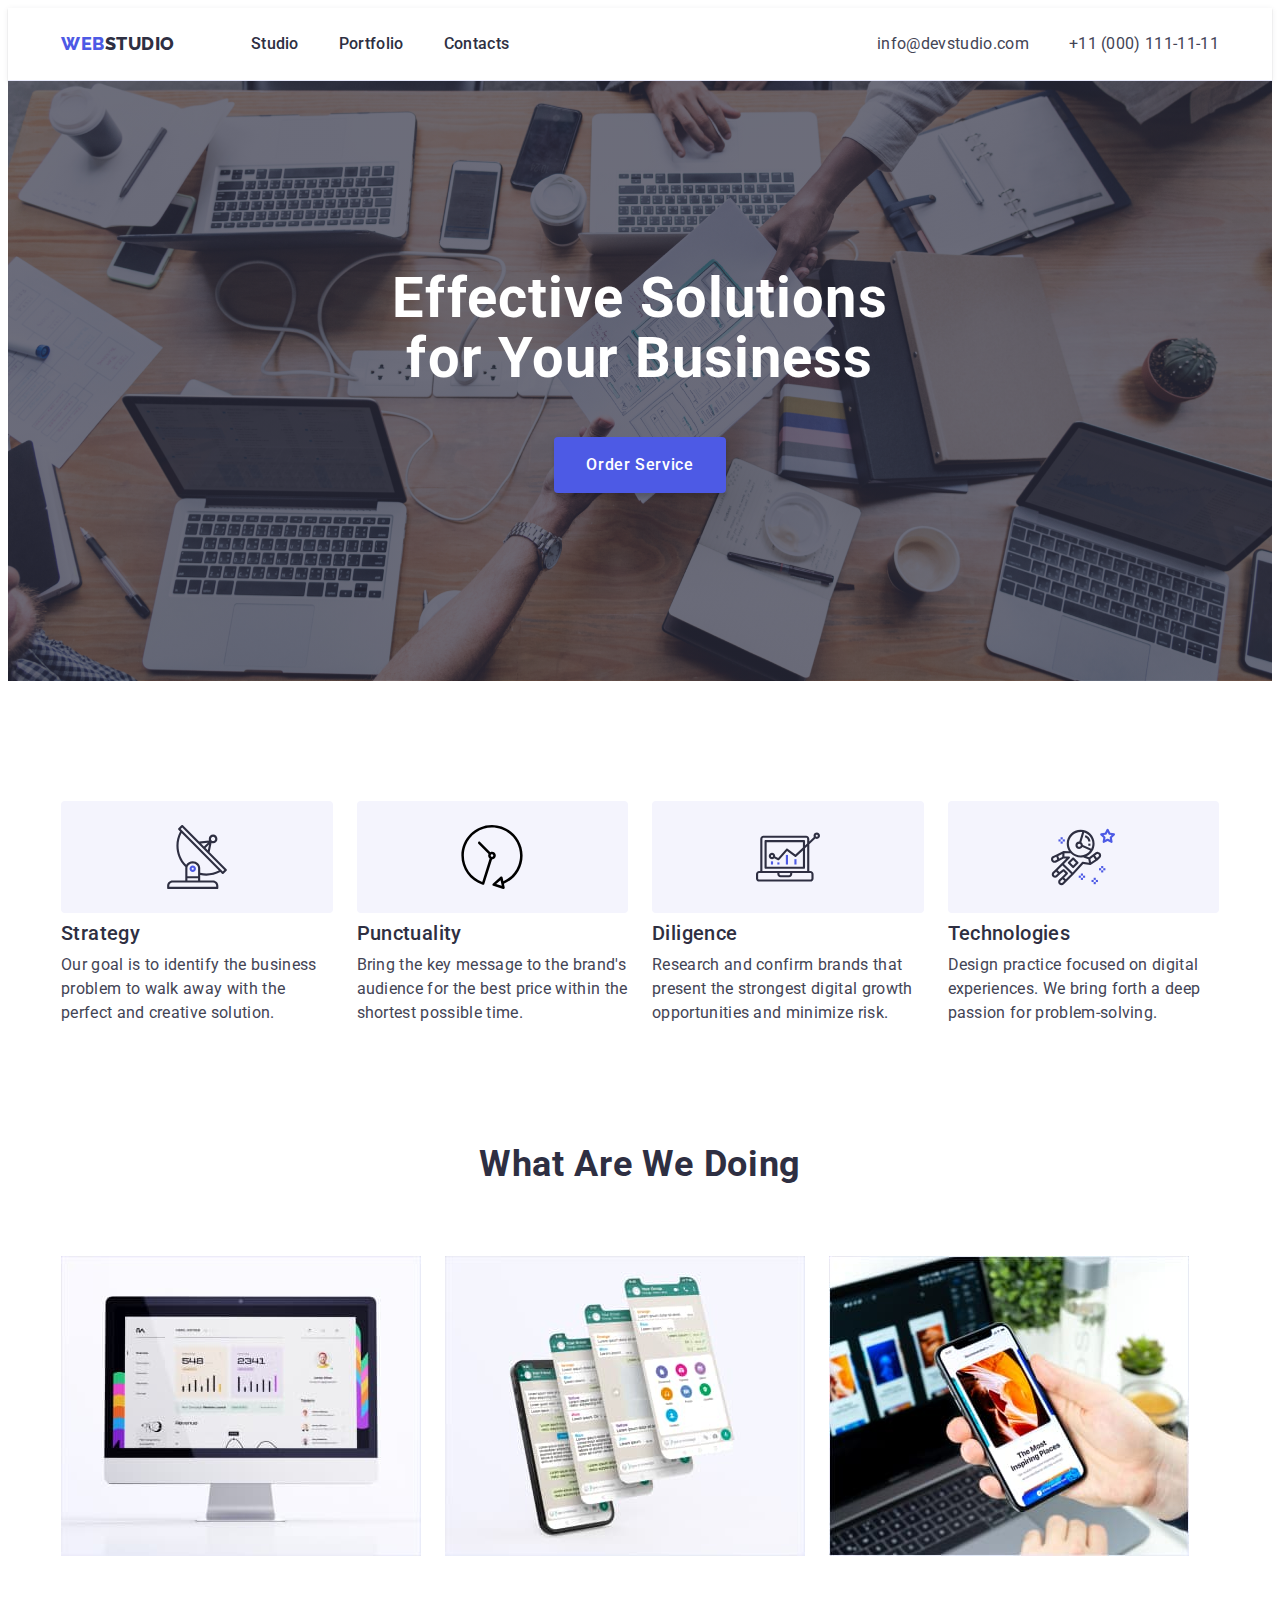
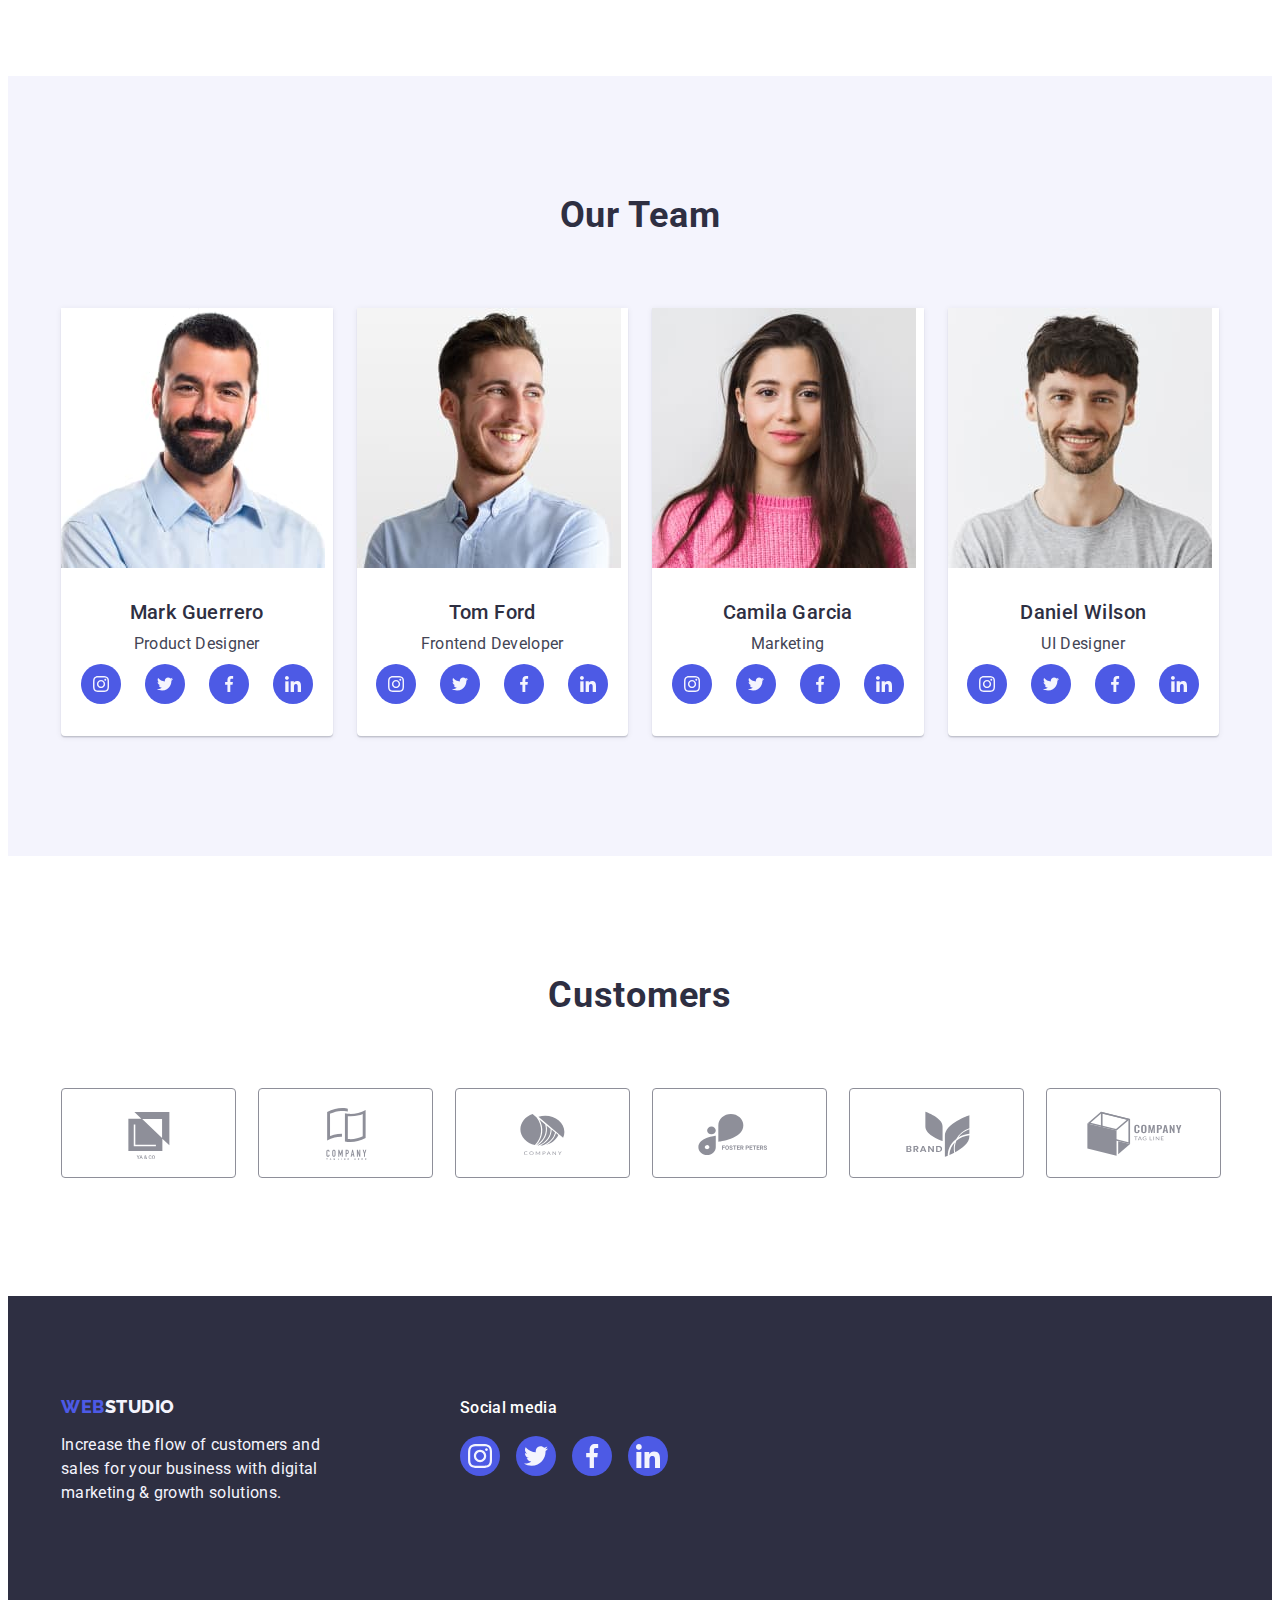
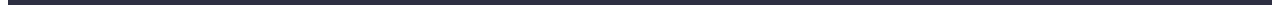
<file: index.html>
<!DOCTYPE html>
<html lang="en">
  <head>
    <meta charset="UTF-8" />
    <meta http-equiv="X-UA-Compatible" content="IE=edge" />
    <meta name="viewport" content="width=device-width, initial-scale=1.0" />
    <title>WebStudio</title>
    <link rel="preconnect" href="https://fonts.googleapis.com" />
    <link rel="preconnect" href="https://fonts.gstatic.com" crossorigin />
    <link
      href="https://fonts.googleapis.com/css2?family=Montserrat:wght@400;700&family=Raleway:wght@800&family=Roboto:wght@400;500;700;900&display=swap"
      rel="stylesheet"
    />
    <!-- Normalize -->
    <link
      rel="stylesheet"
      href="https://cdnjs.cloudflare.com/ajax/libs/modern-normalize/1.1.0/modern-normalize.min.css"
      integrity="sha512-wpPYUAdjBVSE4KJnH1VR1HeZfpl1ub8YT/NKx4PuQ5NmX2tKuGu6U/JRp5y+Y8XG2tV+wKQpNHVUX03MfMFn9Q=="
      crossorigin="anonymous"
      referrerpolicy="no-referrer"
    />
    <link rel="stylesheet" href="./css/styles.css" />
  </head>
  <body>
    <!-- шапка -->
    <header class="page-header">
      <div class="header-container container">
        <nav class="page-nav">
          <a class="logotype link" href="./index.html">
            Web<span class="logotype-item">Studio</span></a
          >
          <ul class="menu list">
            <li class="menu-item">
              <a class="menu-link link" href="./index.html">Studio</a>
            </li>
            <li class="menu-item">
              <a class="menu-link link" href="./portfolio.html">Portfolio</a>
            </li>
            <li class="menu-item">
              <a class="menu-link link" href="">Contacts</a>
            </li>
          </ul>
        </nav>
        <address class="address-list">
          <ul class="address-menu list">
            <li class="address-item">
              <a class="link contact-link" href="mailto:info@devstudio.com"
                >info@devstudio.com</a
              >
            </li>
            <li class="address-item">
              <a class="link contact-link" href="tel:+110001111111"
                >+11 (000) 111-11-11</a
              >
            </li>
          </ul>
        </address>
      </div>
    </header>
    <!-- основний вміст -->
    <main>
      <section class="hero-section section">
        <div class="container hero-container">
          <h1 class="main-title">Effective Solutions for Your Business</h1>
          <button class="modal-btn" type="button">Order Service</button>
        </div>
      </section>
      <!-- наші переваги -->
      <section class="section">
        <div class="container">
          <h2 class="visually-hidden">Our strengths</h2>
          <ul class="list strenghts-menu">
            <li class="strenghts-item">
              <div class="strenghts-item-container">
                <svg class="strenghts-item-icon" width="64" height="64">
                  <use href="./images/icons.svg#icon-antenna"></use>
                </svg>
              </div>
              <h3 class="suptitle">Strategy</h3>
              <p class="description-item">
                Our goal is to identify the business problem to walk away with
                the perfect and creative solution.
              </p>
            </li>
            <li class="strenghts-item">
              <div class="strenghts-item-container">
                <svg class="strenghts-item-icon" width="64" height="64">
                  <use href="./images/icons.svg#icon-time"></use>
                </svg>
              </div>
              <h3 class="suptitle">Punctuality</h3>
              <p class="description-item">
                Bring the key message to the brand's audience for the best price
                within the shortest possible time.
              </p>
            </li>
            <li class="strenghts-item">
              <div class="strenghts-item-container">
                <svg class="strenghts-item-icon" width="64" height="64">
                  <use href="./images/icons.svg#icon-diagram"></use>
                </svg>
              </div>
              <h3 class="suptitle">Diligence</h3>
              <p class="description-item">
                Research and confirm brands that present the strongest digital
                growth opportunities and minimize risk.
              </p>
            </li>
            <li class="strenghts-item">
              <div class="strenghts-item-container">
                <svg class="strenghts-item-icon" width="64" height="64">
                  <use href="./images/icons.svg#icon-astronaut"></use>
                </svg>
              </div>
              <h3 class="suptitle">Technologies</h3>
              <p class="description-item">
                Design practice focused on digital experiences. We bring forth a
                deep passion for problem-solving.
              </p>
            </li>
          </ul>
        </div>
      </section>
      <!-- чим ми займаємось -->
      <section class="section work-section">
        <div class="container">
          <h2 class="description-title">What are we doing</h2>
          <ul class="list work-list">
            <li class="work-item">
              <img
                src="./images/what-are-we-doing/research.jpg"
                alt="Research"
                width="360"
                height="300"
              />
            </li>
            <li class="work-item">
              <img
                src="./images/what-are-we-doing/social-networks.jpg"
                alt="Social Networks"
                width="360"
                height="300"
              />
            </li>
            <li class="work-item">
              <img
                src="./images/what-are-we-doing/phone-program.jpg"
                alt="Phone Program"
                width="360"
                height="300"
              />
            </li>
          </ul>
        </div>
      </section>
      <!-- наша команда -->
      <section class="team-section section">
        <div class="container">
          <h2 class="description-title">Our Team</h2>
          <ul class="list team-list">
            <li class="team-list-item">
              <img
                src="./images/our-team/mark-guerrero.jpg"
                alt="Mark Guerrero"
                width="264"
                height="260"
              />
              <div class="person-desc">
                <h3 class="suptitle">Mark Guerrero</h3>
                <p class="description-item position-desc">Product Designer</p>
                <ul class="list social-list">
                  <li class="social-list-item">
                    <a href="" class="social-list-link">
                      <svg class="social-list-icon" width="16" height="16">
                        <use href="./images/icons.svg#icon-instagram"></use>
                      </svg>
                    </a>
                  </li>
                  <li class="social-list-item">
                    <a href="" class="social-list-link">
                      <svg class="social-list-icon" width="16" height="16">
                        <use href="./images/icons.svg#icon-twitter"></use>
                      </svg>
                    </a>
                  </li>
                  <li class="social-list-item">
                    <a href="" class="social-list-link">
                      <svg class="social-list-icon" width="16" height="16">
                        <use href="./images/icons.svg#icon-facebook"></use>
                      </svg>
                    </a>
                  </li>
                  <li class="social-list-item">
                    <a href="" class="social-list-link">
                      <svg class="social-list-icon" width="16" height="16">
                        <use href="./images/icons.svg#icon-linkedin"></use>
                      </svg>
                    </a>
                  </li>
                </ul>
              </div>
            </li>
            <li class="team-list-item">
              <img
                src="./images/our-team/tom-ford.jpg"
                alt="Tom Ford"
                width="264"
                height="260"
              />
              <div class="person-desc">
                <h3 class="suptitle">Tom Ford</h3>
                <p class="description-item position-desc">Frontend Developer</p>
                <ul class="list social-list">
                  <li class="social-list-item">
                    <a href="" class="social-list-link">
                      <svg class="social-list-icon" width="16" height="16">
                        <use href="./images/icons.svg#icon-instagram"></use>
                      </svg>
                    </a>
                  </li>
                  <li class="social-list-item">
                    <a href="" class="social-list-link">
                      <svg class="social-list-icon" width="16" height="16">
                        <use href="./images/icons.svg#icon-twitter"></use>
                      </svg>
                    </a>
                  </li>
                  <li class="social-list-item">
                    <a href="" class="social-list-link">
                      <svg class="social-list-icon" width="16" height="16">
                        <use href="./images/icons.svg#icon-facebook"></use>
                      </svg>
                    </a>
                  </li>
                  <li class="social-list-item">
                    <a href="" class="social-list-link">
                      <svg class="social-list-icon" width="16" height="16">
                        <use href="./images/icons.svg#icon-linkedin"></use>
                      </svg>
                    </a>
                  </li>
                </ul>
              </div>
            </li>
            <li class="team-list-item">
              <img
                src="./images/our-team/camila-garcia.jpg"
                alt="Camila Garcia"
                width="264"
                height="260"
              />
              <div class="person-desc">
                <h3 class="suptitle">Camila Garcia</h3>
                <p class="description-item position-desc">Marketing</p>
                <ul class="list social-list">
                  <li class="social-list-item">
                    <a href="" class="social-list-link">
                      <svg class="social-list-icon" width="16" height="16">
                        <use href="./images/icons.svg#icon-instagram"></use>
                      </svg>
                    </a>
                  </li>
                  <li class="social-list-item">
                    <a href="" class="social-list-link">
                      <svg class="social-list-icon" width="16" height="16">
                        <use href="./images/icons.svg#icon-twitter"></use>
                      </svg>
                    </a>
                  </li>
                  <li class="social-list-item">
                    <a href="" class="social-list-link">
                      <svg class="social-list-icon" width="16" height="16">
                        <use href="./images/icons.svg#icon-facebook"></use>
                      </svg>
                    </a>
                  </li>
                  <li class="social-list-item">
                    <a href="" class="social-list-link">
                      <svg class="social-list-icon" width="16" height="16">
                        <use href="./images/icons.svg#icon-linkedin"></use>
                      </svg>
                    </a>
                  </li>
                </ul>
              </div>
            </li>
            <li class="team-list-item">
              <img
                src="./images/our-team/daniel-wilson.jpg"
                alt="Daniel Wilson"
                width="264"
                height="260"
              />
              <div class="person-desc">
                <h3 class="suptitle">Daniel Wilson</h3>
                <p class="description-item position-desc">UI Designer</p>
                <ul class="list social-list">
                  <li class="social-list-item">
                    <a href="" class="social-list-link">
                      <svg class="social-list-icon" width="16" height="16">
                        <use href="./images/icons.svg#icon-instagram"></use>
                      </svg>
                    </a>
                  </li>
                  <li class="social-list-item">
                    <a href="" class="social-list-link">
                      <svg class="social-list-icon" width="16" height="16">
                        <use href="./images/icons.svg#icon-twitter"></use>
                      </svg>
                    </a>
                  </li>
                  <li class="social-list-item">
                    <a href="" class="social-list-link">
                      <svg class="social-list-icon" width="16" height="16">
                        <use href="./images/icons.svg#icon-facebook"></use>
                      </svg>
                    </a>
                  </li>
                  <li class="social-list-item">
                    <a href="" class="social-list-link">
                      <svg class="social-list-icon" width="16" height="16">
                        <use href="./images/icons.svg#icon-linkedin"></use>
                      </svg>
                    </a>
                  </li>
                </ul>
              </div>
            </li>
          </ul>
        </div>
      </section>
      <section class="section customers-section">
        <div class="customers-container container">
          <h2 class="description-title">Customers</h2>
          <ul class="list customers-list">
            <li class="customers-item">
              <a href="" class="customers-list-link">
                <svg class="customers-list-icon" width="104" height="56">
                  <use href="./images/icons.svg#icon-customer-1"></use>
                </svg>
              </a>
            </li>
            <li class="customers-item">
              <a href="" class="customers-list-link">
                <svg class="customers-list-icon" width="104" height="56">
                  <use href="./images/icons.svg#icon-customer-2"></use>
                </svg>
              </a>
            </li>
            <li class="customers-item">
              <a href="" class="customers-list-link">
                <svg class="customers-list-icon" width="104" height="56">
                  <use href="./images/icons.svg#icon-customer-3"></use>
                </svg>
              </a>
            </li>
            <li class="customers-item">
              <a href="" class="customers-list-link">
                <svg class="customers-list-icon" width="104" height="56">
                  <use href="./images/icons.svg#icon-customer-4"></use>
                </svg>
              </a>
            </li>
            <li class="customers-item">
              <a href="" class="customers-list-link">
                <svg class="customers-list-icon" width="104" height="56">
                  <use href="./images/icons.svg#icon-customer-5"></use>
                </svg>
              </a>
            </li>
            <li class="customers-item">
              <a href="" class="customers-list-link">
                <svg class="customers-list-icon" width="104" height="56">
                  <use href="./images/icons.svg#icon-customer-6"></use>
                </svg>
              </a>
            </li>
          </ul>
        </div>
      </section>
    </main>
    <!-- футер -->
    <footer class="footer-section">
      <div class="footer-container container">
        <div class="footer-logo-container">
          <a class="logotype link" href="./index.html"
            >Web<span class="logotype-item logotype-item-theme-dark"
              >Studio</span
            ></a
          >
          <p class="description-item description-item-theme-dark">
            Increase the flow of customers and sales for your business with
            digital marketing & growth solutions.
          </p>
        </div>
        <div class="social-media-container container">
          <p class="social-media-theme-dark">Social media</p>
          <ul class="list footer-social-list">
            <li class="footer-social-item">
              <a href="" class="footer-social-link">
                <svg class="footer-social-icon" width="24" height="24">
                  <use href="./images/icons.svg#icon-instagram"></use>
                </svg>
              </a>
            </li>
            <li class="footer-social-item">
              <a href="" class="footer-social-link">
                <svg class="footer-social-icon" width="24" height="24">
                  <use href="./images/icons.svg#icon-twitter"></use>
                </svg>
              </a>
            </li>
            <li class="footer-social-item">
              <a href="" class="footer-social-link">
                <svg class="footer-social-icon" width="24" height="24">
                  <use href="./images/icons.svg#icon-facebook"></use>
                </svg>
              </a>
            </li>
            <li class="footer-social-item">
              <a href="" class="footer-social-link">
                <svg class="footer-social-icon" width="24" height="24">
                  <use href="./images/icons.svg#icon-linkedin"></use>
                </svg>
              </a>
            </li>
          </ul>
        </div>
      </div>
    </footer>
  </body>
</html>
</file>
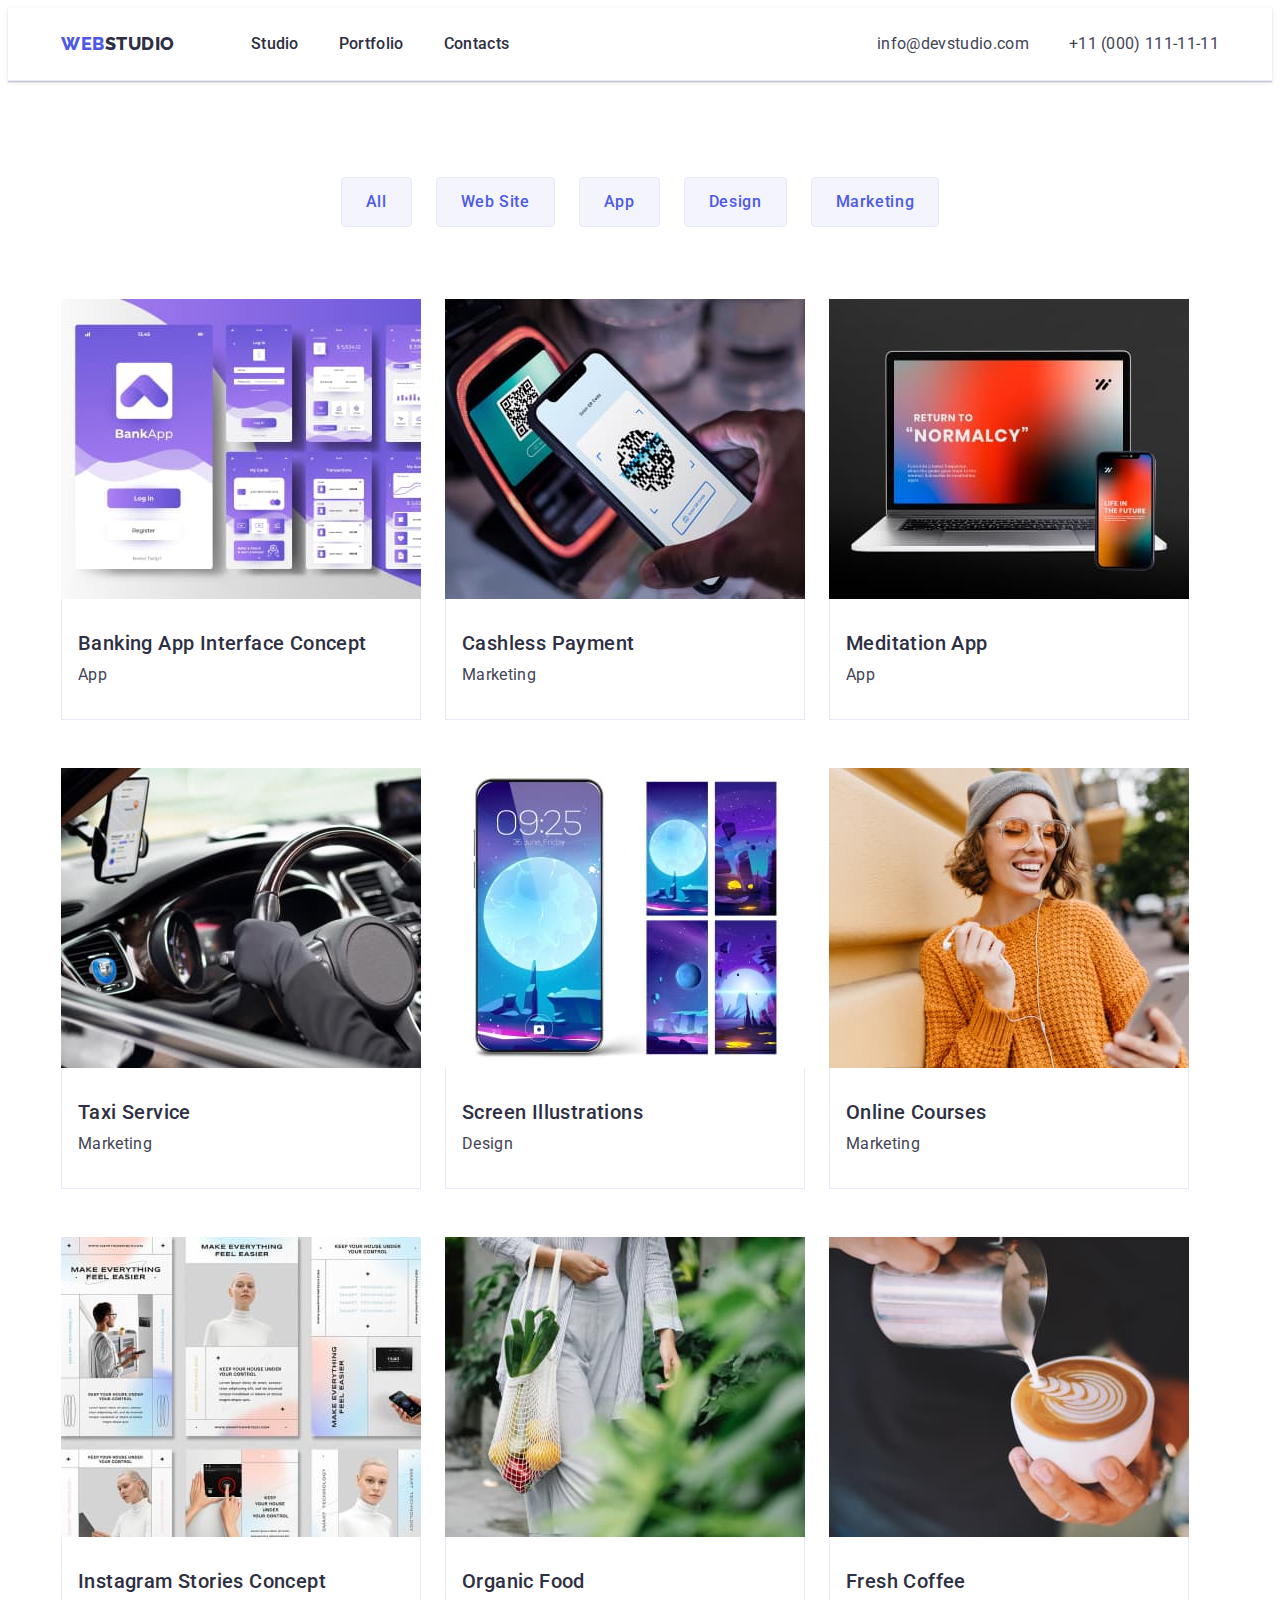
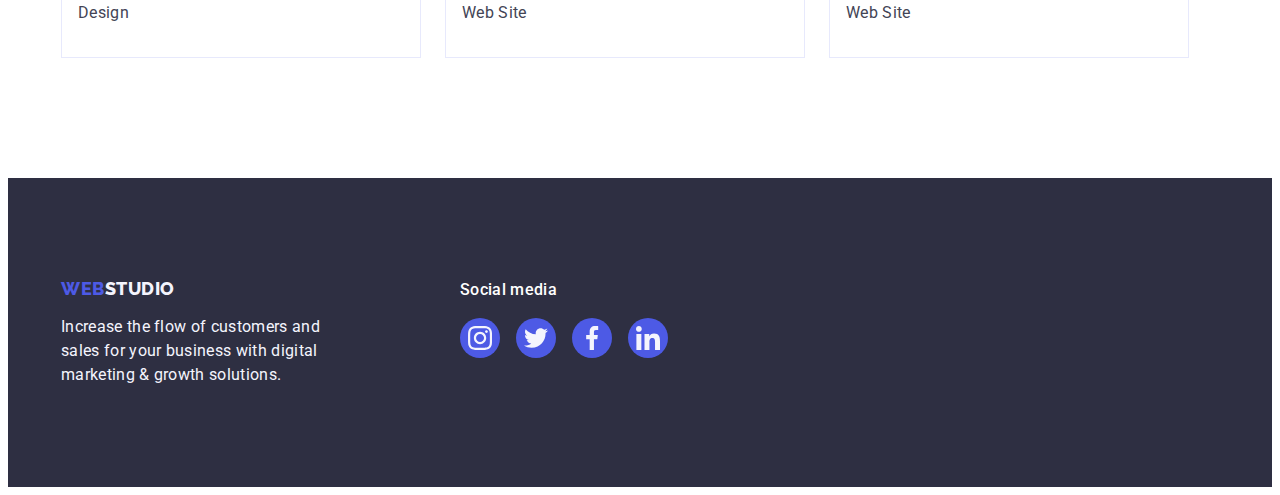
<file: portfolio.html>
<!DOCTYPE html>
<html lang="en">
  <head>
    <meta charset="UTF-8" />
    <meta http-equiv="X-UA-Compatible" content="IE=edge" />
    <meta name="viewport" content="width=device-width, initial-scale=1.0" />
    <title>Portfolio</title>
    <link rel="preconnect" href="https://fonts.googleapis.com" />
    <link rel="preconnect" href="https://fonts.gstatic.com" crossorigin />
    <link
      href="https://fonts.googleapis.com/css2?family=Montserrat:wght@400;700&family=Raleway:wght@800&family=Roboto:wght@400;500;700;900&display=swap"
      rel="stylesheet"
    />
    <!-- Normalize -->
    <link
      rel="stylesheet"
      href="https://cdnjs.cloudflare.com/ajax/libs/modern-normalize/1.1.0/modern-normalize.min.css"
      integrity="sha512-wpPYUAdjBVSE4KJnH1VR1HeZfpl1ub8YT/NKx4PuQ5NmX2tKuGu6U/JRp5y+Y8XG2tV+wKQpNHVUX03MfMFn9Q=="
      crossorigin="anonymous"
      referrerpolicy="no-referrer"
    />
    <link rel="stylesheet" href="./css/styles.css" />
  </head>
  <body>
    <!-- шапка -->
    <header class="page-header">
      <div class="header-container container">
        <nav class="page-nav">
          <a class="logotype link" href="./index.html">
            Web<span class="logotype-item">Studio</span></a
          >
          <ul class="menu list">
            <li class="menu-item">
              <a class="menu-link link" href="./index.html">Studio</a>
            </li>
            <li class="menu-item">
              <a class="menu-link link" href="./portfolio.html">Portfolio</a>
            </li>
            <li class="menu-item">
              <a class="menu-link link" href="">Contacts</a>
            </li>
          </ul>
        </nav>
        <address class="address-list">
          <ul class="address-menu list">
            <li class="address-item">
              <a class="link contact-link" href="mailto:info@devstudio.com"
                >info@devstudio.com</a
              >
            </li>
            <li class="address-item">
              <a class="link contact-link" href="tel:+110001111111"
                >+11 (000) 111-11-11</a
              >
            </li>
          </ul>
        </address>
      </div>
    </header>
    <!-- основний вміст -->
    <main>
      <section class="portfolio-section">
        <div class="container">
          <h1 class="visually-hidden">Menu</h1>
          <ul class="portfolio-nav list">
            <li><button class="portfolio-btn" type="button">All</button></li>
            <li>
              <button class="portfolio-btn" type="button">Web Site</button>
            </li>
            <li><button class="portfolio-btn" type="button">App</button></li>
            <li><button class="portfolio-btn" type="button">Design</button></li>
            <li>
              <button class="portfolio-btn" type="button">Marketing</button>
            </li>
          </ul>
          <!-- проекти -->
          <ul class="project-list list">
            <li class="project-list-item">
              <a class="link project-list-link" href="">
                <img
                  src="./images/portfolio-projects/bank-app.jpg"
                  alt="Banking App"
                  width="360"
                  height="300"
                />
                <div class="project-name">
                  <h2 class="suptitle">Banking App Interface Concept</h2>
                  <p class="description-item">App</p>
                </div>
              </a>
            </li>
            <li class="project-list-item">
              <a class="link project-list-link" href="">
                <img
                  src="./images/portfolio-projects/cashless-payment.jpg"
                  alt="Cashless payment"
                  width="360"
                  height="300"
                />
                <div class="project-name">
                  <h2 class="suptitle">Cashless Payment</h2>
                  <p class="description-item">Marketing</p>
                </div>
              </a>
            </li>
            <li class="project-list-item">
              <a class="link project-list-link" href="">
                <img
                  src="./images/portfolio-projects/meditation-app.jpg"
                  alt="App for meditation"
                  width="360"
                  height="300"
                />
                <div class="project-name">
                  <h2 class="suptitle">Meditation App</h2>
                  <p class="description-item">App</p>
                </div>
              </a>
            </li>
            <li class="project-list-item">
              <a class="link project-list-link" href="">
                <img
                  src="./images/portfolio-projects/taxi-service.jpg"
                  alt="Taxi service"
                  width="360"
                  height="300"
                />
                <div class="project-name">
                  <h2 class="suptitle">Taxi Service</h2>
                  <p class="description-item">Marketing</p>
                </div>
              </a>
            </li>
            <li class="project-list-item">
              <a class="link project-list-link" href="">
                <img
                  src="./images/portfolio-projects/screen-illustrations.jpg"
                  alt="Screen illustrations"
                  width="360"
                  height="300"
                />
                <div class="project-name">
                  <h2 class="suptitle">Screen Illustrations</h2>
                  <p class="description-item">Design</p>
                </div>
              </a>
            </li>
            <li class="project-list-item">
              <a class="link project-list-link" href="">
                <img
                  src="./images/portfolio-projects/online-courses.jpg"
                  alt="Online courses"
                  width="360"
                  height="300"
                />
                <div class="project-name">
                  <h2 class="suptitle">Online Courses</h2>
                  <p class="description-item">Marketing</p>
                </div>
              </a>
            </li>
            <li class="project-list-item">
              <a class="link project-list-link" href="">
                <img
                  src="./images/portfolio-projects/instagram-stories-concept.jpg"
                  alt="Stories concept"
                  width="360"
                  height="300"
                />
                <div class="project-name">
                  <h2 class="suptitle">Instagram Stories Concept</h2>
                  <p class="description-item">Design</p>
                </div>
              </a>
            </li>
            <li class="project-list-item">
              <a class="link project-list-link" href="">
                <img
                  src="./images/portfolio-projects/organic-food.jpg"
                  alt="Organic food"
                  width="360"
                  height="300"
                />
                <div class="project-name">
                  <h2 class="suptitle">Organic Food</h2>
                  <p class="description-item">Web Site</p>
                </div>
              </a>
            </li>
            <li class="project-list-item">
              <a class="link project-list-link" href="">
                <img
                  src="./images/portfolio-projects/fresh-coffe.jpg"
                  alt="Coffe"
                  width="360"
                  height="300"
                />
                <div class="project-name">
                  <h2 class="suptitle">Fresh Coffee</h2>
                  <p class="description-item">Web Site</p>
                </div>
              </a>
            </li>
          </ul>
        </div>
      </section>
    </main>
    <!-- футер -->
    <footer class="footer-section">
      <div class="footer-container container">
        <div class="footer-logo-container">
          <a class="logotype link" href="./index.html"
            >Web<span class="logotype-item logotype-item-theme-dark"
              >Studio</span
            ></a
          >
          <p class="description-item description-item-theme-dark">
            Increase the flow of customers and sales for your business with
            digital marketing & growth solutions.
          </p>
        </div>
        <div class="social-media-container container">
          <p class="social-media-theme-dark">Social media</p>
          <ul class="list footer-social-list">
            <li class="footer-social-item">
              <a href="" class="footer-social-link">
                <svg class="footer-social-icon" width="24" height="24">
                  <use href="./images/icons.svg#icon-instagram"></use>
                </svg>
              </a>
            </li>
            <li class="footer-social-item">
              <a href="" class="footer-social-link">
                <svg class="footer-social-icon" width="24" height="24">
                  <use href="./images/icons.svg#icon-twitter"></use>
                </svg>
              </a>
            </li>
            <li class="footer-social-item">
              <a href="" class="footer-social-link">
                <svg class="footer-social-icon" width="24" height="24">
                  <use href="./images/icons.svg#icon-facebook"></use>
                </svg>
              </a>
            </li>
            <li class="footer-social-item">
              <a href="" class="footer-social-link">
                <svg class="footer-social-icon" width="24" height="24">
                  <use href="./images/icons.svg#icon-linkedin"></use>
                </svg>
              </a>
            </li>
          </ul>
        </div>
      </div>
    </footer>
  </body>
</html>
</file>
<file: css/styles.css>
:root {
  --primary-font: 'Roboto', sans-serif;
  --secondary-font: 'Raleway', sans-serif;
  --accent-color: #4d5ae5;
  --secondary-accent-color: #404bbf;
  --primery-page-color-dark: #434455;
  --secondary-page-color-dark: #2e2f42;
  --text-color-light: #ffffff;
  --secondary-text-color-light: #f4f4fd;
  --primary-font-size: 16px;
  --secondary-font-size: 20px;
  --primary-line-height: 1.5;
  --primary-background-color: #ffffff;
  --secondary-bg-color: #f4f4fd;
  --accent-background-color: #2e2f42;
  --portfolio-btn-bg: #e7e9fc;
  --accent-icon-color: #8e8f99;
}
/* скидання дефолтних стилів та нормалізація стилів */
h1,
h2,
h3,
h4,
h5,
h6,
p {
  margin: 0;
}

img {
  display: block;
}
button {
  cursor: pointer;
}
.list {
  list-style: none;
  padding: 0;
  margin: 0;
}
.link {
  text-decoration: none;
}
.visually-hidden {
  position: absolute;
  width: 1px;
  height: 1px;
  margin: -1px;
  border: 0;
  padding: 0;

  white-space: nowrap;
  clip-path: inset(100%);
  clip: rect(0 0 0 0);
  overflow: hidden;
}

/* наслідування стилів */
body {
  font-family: var(--primary-font);
  font-size: var(--primary-font-size);
  color: var(--primery-page-color-dark);
  line-height: var(--primary-line-height);
  background-color: var(--primary-background-color);
}
/* компоненти */
.container {
  width: 1158px;
  margin: 0 auto;
  padding: 0 15px;
}
.description-title {
  margin-bottom: 72px;
  font-weight: 700;
  font-size: 36px;
  line-height: 1.1;
  text-align: center;
  letter-spacing: 0.02em;
  text-transform: capitalize;
  color: var(--secondary-page-color-dark);
}
.suptitle {
  font-weight: 500;
  font-size: var(--secondary-font-size);
  line-height: 1.2;
  letter-spacing: 0.02em;
  margin-bottom: 8px;
  color: var(--secondary-page-color-dark);
}
.description-item {
  font-family: var(--primary-font);
  font-weight: 400;
  line-height: var(--primary-line-height);
  font-size: var(--primary-font-size);
  letter-spacing: 0.02em;
  color: var(--primery-page-color-dark);
}
.description-item-theme-dark {
  width: 264px;
  color: var(--secondary-text-color-light);
}
.logotype {
  font-family: var(--secondary-font);
  font-weight: 800;
  font-size: 18px;
  line-height: 1.17;
  display: inline-block;
  margin-right: 76px;
  align-items: center;
  letter-spacing: 0.03em;
  text-transform: uppercase;
  color: var(--accent-color);
}

.logotype-item {
  color: var(--secondary-page-color-dark);
}

.logotype-item-theme-dark {
  color: var(--secondary-text-color-light);
}
/* /кінець стилів для компонентів */
/* шапка */
.header-container {
  display: flex;
  align-items: center;
}

.page-header {
  box-shadow: 0px 2px 1px rgba(46, 47, 66, 0.08),
    0px 1px 1px rgba(46, 47, 66, 0.16), 0px 1px 6px rgba(46, 47, 66, 0.08);
  border-bottom: 1px solid #e7e9fc;
}
.page-nav {
  display: flex;
  margin-right: auto;
  align-items: center;
}
.menu {
  display: flex;
  align-items: center;
}

.menu-item:not(:last-child) {
  margin-right: 40px;
}
.menu-link {
  font-weight: 500;
  letter-spacing: 0.02em;
  color: var(--secondary-page-color-dark);
  display: block;
  padding: 24px 0;
}
.menu-link:hover,
.menu-link:focus {
  color: var(--secondary-accent-color);
}
.address-list {
  font-style: normal;
  margin-left: auto;
}
.address-menu {
  display: flex;
  gap: 40px;
}
.contact-link {
  font-weight: 400;
  letter-spacing: 0.02em;
  color: var(--primery-page-color-dark);
  padding: 24px 0;
}
.contact-link:hover,
.contact-link:focus {
  color: var(--secondary-accent-color);
}

/* /шапка */
/* основна секція */
.section {
  padding: 120px 0;
}
.hero-section {
  max-width: 1440px;
  background-color: var(--accent-background-color);
  background-image: linear-gradient(
      rgba(46, 47, 66, 0.7),
      rgba(46, 47, 66, 0.7)
    ),
    url('../images/hero/people-office.jpg');
  background-repeat: no-repeat;
  background-position: center;
  background-size: cover;
  margin: 0 auto;
  padding: 188px 0;
}

.main-title {
  font-weight: 700;
  font-size: 56px;
  line-height: 1.07;
  max-width: 496px;
  margin-left: auto;
  margin-right: auto;
  text-align: center;
  margin-bottom: 48px;
  letter-spacing: 0.02em;
  color: var(--text-color-light);
}
.modal-btn {
  font-family: var(--primary-font);
  font-weight: 500;
  font-size: 16px;
  line-height: 1.5;
  display: block;
  min-width: 169px;
  height: 56px;
  margin-left: auto;
  margin-right: auto;
  padding: 16px 32px;
  align-items: center;
  letter-spacing: 0.04em;
  color: var(--text-color-light);
  background-color: var(--accent-color);
  box-shadow: 0px 4px 4px rgba(0, 0, 0, 0.15);
  border: none;
  border-radius: 4px;
}
.modal-btn:hover,
.modal-btn:focus {
  background-color: var(--secondary-accent-color);
}
/* /Кінець основної секції */
.strenghts-menu {
  display: flex;
  align-items: center;
  gap: 24px;
}
.strenghts-item {
  width: calc((100% - 72px) / 4);
}
.strenghts-item-container {
  display: flex;
  align-items: center;
  justify-content: center;
  height: 112px;
  background-color: var(--secondary-bg-color);
  border-radius: 4px;
  margin-bottom: 8px;
}
.work-section {
  padding-top: 0;
}
.work-list {
  display: flex;
  gap: 24px;
}
.work-item {
  width: calc((100%-48px) / 3);
}
/* Team section */
.team-section {
  background-color: var(--secondary-bg-color);
}
.team-list {
  display: flex;
  gap: 24px;
}
.team-list-item {
  background-color: var(--primary-background-color);
  width: calc((100% - 72px) / 4);
  border-radius: 0px 0px 4px 4px;
  box-shadow: 0px 1px 6px rgba(46, 47, 66, 0.08),
    0px 1px 1px rgba(46, 47, 66, 0.16), 0px 2px 1px rgba(46, 47, 66, 0.08);
}
.person-desc {
  padding: 32px 0;
}
.person-desc .suptitle {
  text-align: center;
}
.person-desc .description-item {
  text-align: center;
}
.position-desc {
  margin-bottom: 8px;
}
.social-list {
  display: flex;
  justify-content: center;
  gap: 24px;
}
.social-list-link {
  display: flex;
  justify-content: center;
  align-items: center;
  width: 40px;
  height: 40px;
  border-radius: 50%;
  background-color: var(--accent-color);
}
.social-list-link:hover,
.social-list-link:focus {
  background-color: var(--secondary-accent-color);
}
.social-list-icon {
  fill: var(--secondary-bg-color);
}
/* Кінець Team section */
/* Секція Customers */
.customers-list {
  display: flex;
  gap: 24px;
}
.customers-item {
  width: calc((100% - 120px) / 6);
  height: 88px;
}
.customers-list-link {
  display: flex;
  align-items: center;
  justify-content: center;
  width: 100%;
  height: 100%;
  border: 1px solid var(--accent-icon-color);
  border-radius: 4px;
  color: var(--accent-icon-color);
}
.customers-list-link:hover,
.customers-list-link:focus {
  border-color: var(--secondary-accent-color);
  color: var(--secondary-accent-color);
}
.customers-list-icon {
  fill: currentColor;
}
/* футер */
.footer-section {
  background-color: var(--accent-background-color);
  padding: 100px 0;
}
.footer-container {
  display: flex;
  align-items: baseline;
}
.footer-logo-container {
  margin-right: 120px;
}
.footer-container .logotype {
  margin-bottom: 16px;
}
.social-media-theme-dark {
  font-weight: 500;
  font-size: var(--primary-font-size);
  line-height: var(--primary-line-height);
  letter-spacing: 0.02em;
  color: var(--text-color-light);
  margin-bottom: 16px;
}

.footer-social-list {
  display: flex;
  gap: 16px;
}
.footer-social-item {
  width: 40px;
  height: 40px;
}
.footer-social-link {
  display: flex;
  align-items: center;
  justify-content: center;
  width: 100%;
  height: 100%;
  background-color: var(--accent-color);
  border-radius: 50%;
}
.footer-social-link:hover,
.footer-social-link:focus {
  background-color: #31d0aa;
}
.footer-social-icon {
  fill: var(--secondary-bg-color);
}

/* Сторінка Портфоліо */
.portfolio-section {
  padding: 96px 0 120px;
}
.portfolio-nav {
  display: flex;
  gap: 24px;
  margin-bottom: 72px;
  justify-content: center;
}
.portfolio-btn {
  padding: 12px 24px;
  font-family: var(--primary-font);
  font-weight: 500;
  font-size: var(--primary-font-size);
  line-height: var(--primary-line-height);
  letter-spacing: 0.04em;
  color: var(--accent-color);
  background: var(--secondary-bg-color);
  border: 1px solid var(--portfolio-btn-bg);
  border-radius: 4px;
}
.portfolio-btn:hover,
.portfolio-btn:focus {
  color: var(--text-color-light);
  background: var(--secondary-accent-color);
  box-shadow: 0px 3px 1px rgba(0, 0, 0, 0.1), 0px 2px 1px rgba(0, 0, 0, 0.08),
    0px 2px 2px rgba(0, 0, 0, 0.12);
  border: 1px solid transparent;
  border-radius: 4px;
}
.project-list {
  display: flex;
  flex-wrap: wrap;
  column-gap: 24px;
  row-gap: 48px;
}
/* .project-list-item {
  width: calc((100%-48px) / 3);
} */
.project-list-link {
  display: block;
}
.project-list-link:hover,
.project-list-link:focus {
  box-shadow: 0px 1px 6px rgba(46, 47, 66, 0.08),
    0px 1px 1px rgba(46, 47, 66, 0.16), 0px 2px 1px rgba(46, 47, 66, 0.08);
}
.project-name {
  padding: 32px 16px;
  border: 1px solid #e7e9fc;
  border-top: none;
}
</file>
